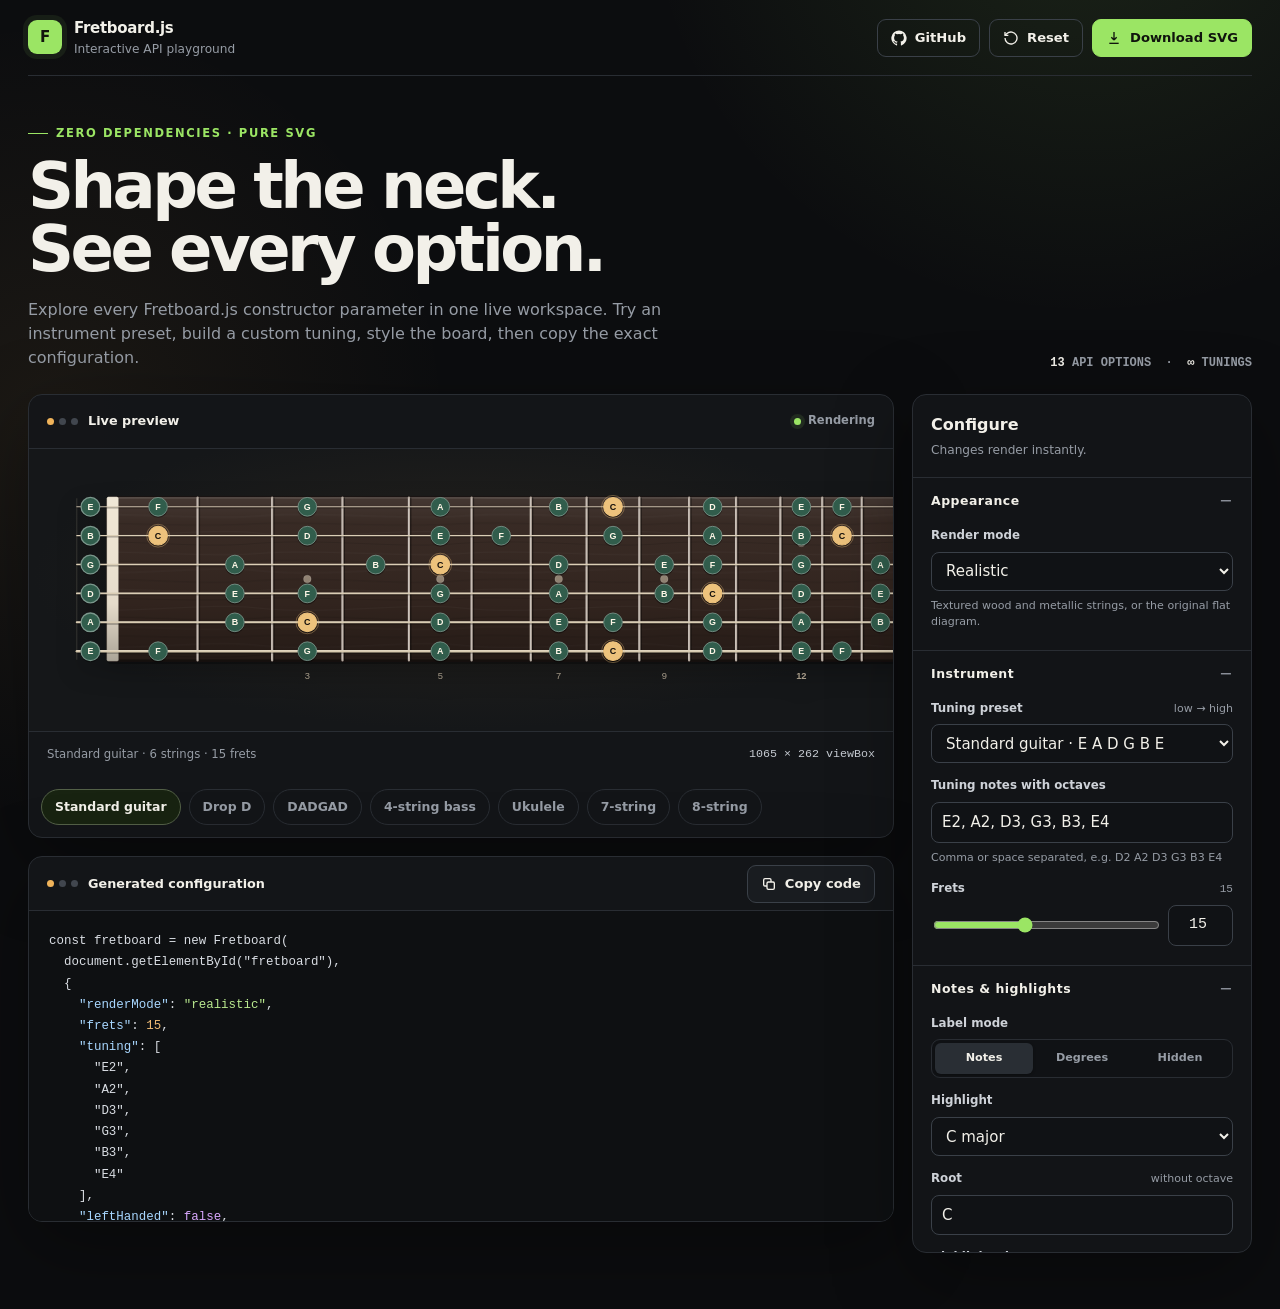
<file: index.html>
<!doctype html>
<html lang="en">
  <head>
    <meta charset="utf-8" />
    <meta name="viewport" content="width=device-width, initial-scale=1" />
    <meta
      name="description"
      content="Interactive configurator for Fretboard.js"
    />
    <title>Fretboard.js Playground</title>
    <link rel="stylesheet" href="fretboard.css" />
    <style>
      :root {
        color-scheme: dark;
        --page: #0c0d0f;
        --panel: #141619;
        --field: #101215;
        --line: #292d33;
        --line-strong: #3a4048;
        --text: #f2f0e9;
        --muted: #969ca5;
        --accent: #9be564;
        --accent-deep: #182311;
        --amber: #f0b35a;
        --danger: #ff8a8a;
        --radius: 14px;
        --shadow: 0 24px 80px rgba(0, 0, 0, 0.34);
      }
      * {
        box-sizing: border-box;
      }
      html {
        scroll-behavior: smooth;
      }
      body {
        margin: 0;
        min-width: 320px;
        min-height: 100vh;
        color: var(--text);
        background:
          radial-gradient(
            circle at 85% -10%,
            rgba(155, 229, 100, 0.11),
            transparent 28rem
          ),
          radial-gradient(
            circle at 4% 32%,
            rgba(240, 179, 90, 0.07),
            transparent 25rem
          ),
          var(--page);
        font-family:
          Inter,
          ui-sans-serif,
          system-ui,
          -apple-system,
          BlinkMacSystemFont,
          "Segoe UI",
          sans-serif;
        font-size: 15px;
        line-height: 1.5;
      }
      button,
      input,
      select {
        font: inherit;
      }
      button,
      select,
      input[type="checkbox"],
      input[type="range"],
      input[type="color"] {
        cursor: pointer;
      }
      button:focus-visible,
      input:focus-visible,
      select:focus-visible {
        outline: 2px solid var(--accent);
        outline-offset: 2px;
      }
      .shell {
        width: min(1480px, 100%);
        margin: 0 auto;
        padding: 0 28px 56px;
      }
      .topbar {
        min-height: 76px;
        display: flex;
        align-items: center;
        justify-content: space-between;
        gap: 24px;
        border-bottom: 1px solid var(--line);
      }
      .brand {
        display: flex;
        align-items: center;
        gap: 12px;
        min-width: 0;
      }
      .brand-mark {
        width: 34px;
        height: 34px;
        border-radius: 9px;
        display: grid;
        place-items: center;
        color: #11160d;
        background: var(--accent);
        font-weight: 900;
        box-shadow: 0 0 0 5px rgba(155, 229, 100, 0.08);
      }
      .brand-copy strong {
        display: block;
        letter-spacing: -0.02em;
      }
      .brand-copy span {
        display: block;
        color: var(--muted);
        font-size: 0.76rem;
      }
      .top-actions {
        display: flex;
        align-items: center;
        gap: 9px;
      }
      .button {
        min-height: 38px;
        display: inline-flex;
        align-items: center;
        justify-content: center;
        gap: 8px;
        padding: 0 13px;
        border: 1px solid var(--line-strong);
        border-radius: 9px;
        color: var(--text);
        background: #191c20;
        font-size: 0.82rem;
        font-weight: 700;
        text-decoration: none;
        transition:
          border-color 150ms ease,
          background 150ms ease,
          transform 150ms ease;
      }
      .button:hover {
        border-color: #59616b;
        background: #20242a;
      }
      .button:active {
        transform: translateY(1px);
      }
      .button.primary {
        color: #10140d;
        background: var(--accent);
        border-color: var(--accent);
      }
      .button.primary:hover {
        background: #b0f17e;
      }
      .button.ghost {
        background: transparent;
      }
      .button svg {
        width: 16px;
        height: 16px;
      }
      .hero {
        padding: 42px 0 24px;
        display: flex;
        justify-content: space-between;
        align-items: end;
        gap: 32px;
      }
      .hero-copy {
        max-width: 760px;
      }
      .kicker {
        display: inline-flex;
        align-items: center;
        gap: 8px;
        margin-bottom: 13px;
        color: var(--accent);
        font-size: 0.72rem;
        font-weight: 800;
        letter-spacing: 0.14em;
        text-transform: uppercase;
      }
      .kicker::before {
        content: "";
        width: 20px;
        height: 1px;
        background: currentColor;
      }
      h1 {
        margin: 0;
        max-width: 720px;
        font-size: clamp(2.25rem, 5vw, 4.4rem);
        line-height: 0.98;
        letter-spacing: -0.055em;
      }
      .hero p {
        margin: 17px 0 0;
        max-width: 65ch;
        color: var(--muted);
        font-size: 1rem;
      }
      .stat {
        flex: 0 0 auto;
        color: var(--muted);
        font:
          700 0.75rem ui-monospace,
          SFMono-Regular,
          Menlo,
          monospace;
      }
      .stat b {
        color: var(--text);
      }
      .workspace {
        display: grid;
        grid-template-columns: minmax(0, 1fr) 340px;
        gap: 18px;
        align-items: start;
      }
      .main-column {
        min-width: 0;
        display: grid;
        gap: 18px;
      }
      .card {
        border: 1px solid var(--line);
        border-radius: var(--radius);
        background: rgba(20, 22, 25, 0.94);
        box-shadow: var(--shadow);
      }
      .preview-card,
      .code-card {
        overflow: hidden;
      }
      .card-head {
        min-height: 54px;
        padding: 0 18px;
        display: flex;
        align-items: center;
        justify-content: space-between;
        gap: 16px;
        border-bottom: 1px solid var(--line);
      }
      .card-title {
        display: flex;
        align-items: center;
        gap: 10px;
        min-width: 0;
      }
      .traffic {
        display: flex;
        gap: 5px;
      }
      .traffic i {
        width: 7px;
        height: 7px;
        border-radius: 50%;
        background: #41464e;
      }
      .traffic i:first-child {
        background: var(--amber);
      }
      .card-title strong {
        font-size: 0.8rem;
      }
      .live {
        display: flex;
        align-items: center;
        gap: 7px;
        color: var(--muted);
        font-size: 0.72rem;
        font-weight: 700;
      }
      .live::before {
        content: "";
        width: 7px;
        height: 7px;
        border-radius: 50%;
        background: var(--accent);
        box-shadow: 0 0 0 4px rgba(155, 229, 100, 0.1);
      }
      .preview-scroll {
        overflow-x: auto;
        padding: 34px 24px 26px;
        background: radial-gradient(ellipse at 50% 45%, #25221d 0%, #151719 70%);
      }
      #fretboard-container {
        min-width: 680px;
      }
      .fretboard-svg {
        filter: drop-shadow(0 10px 12px rgba(0, 0, 0, 0.22));
      }
      .preview-foot {
        min-height: 46px;
        padding: 0 18px;
        display: flex;
        justify-content: space-between;
        align-items: center;
        gap: 14px;
        color: var(--muted);
        font-size: 0.73rem;
        border-top: 1px solid var(--line);
      }
      .preview-foot code {
        color: #c7ccd3;
        font-family: ui-monospace, SFMono-Regular, Menlo, monospace;
      }
      #status[data-kind="error"] {
        color: var(--danger);
      }
      .preset-row {
        display: flex;
        gap: 8px;
        padding: 12px;
        overflow-x: auto;
      }
      .preset {
        flex: 0 0 auto;
        min-height: 36px;
        padding: 0 13px;
        border: 1px solid var(--line);
        border-radius: 999px;
        background: transparent;
        color: var(--muted);
        font-size: 0.78rem;
        font-weight: 700;
      }
      .preset:hover,
      .preset.active {
        color: var(--text);
        border-color: #536047;
        background: var(--accent-deep);
      }
      pre {
        margin: 0;
        padding: 20px;
        overflow: auto;
        max-height: 310px;
        background: #0e1012;
        color: #d9dde3;
        font:
          0.78rem/1.7 ui-monospace,
          SFMono-Regular,
          Menlo,
          Consolas,
          monospace;
        tab-size: 2;
      }
      .code-key {
        color: #a8d7ff;
      }
      .code-string {
        color: #b9e98f;
      }
      .code-number {
        color: #f2bd75;
      }
      .code-bool {
        color: #d9a8ff;
      }
      .sidebar {
        position: sticky;
        top: 14px;
        overflow: hidden;
      }
      .sidebar-head {
        padding: 18px;
        border-bottom: 1px solid var(--line);
      }
      .sidebar-head h2 {
        margin: 0;
        font-size: 1rem;
      }
      .sidebar-head p {
        margin: 4px 0 0;
        color: var(--muted);
        font-size: 0.76rem;
      }
      .controls {
        max-height: calc(100vh - 126px);
        overflow-y: auto;
        scrollbar-color: #3b4149 transparent;
      }
      details {
        border-bottom: 1px solid var(--line);
      }
      details:last-child {
        border-bottom: 0;
      }
      summary {
        min-height: 47px;
        padding: 0 18px;
        display: flex;
        align-items: center;
        justify-content: space-between;
        list-style: none;
        cursor: pointer;
        font-size: 0.78rem;
        font-weight: 800;
        letter-spacing: 0.04em;
      }
      summary::-webkit-details-marker {
        display: none;
      }
      summary::after {
        content: "+";
        color: var(--muted);
        font-size: 1rem;
        font-weight: 500;
      }
      details[open] summary::after {
        content: "−";
      }
      .section-body {
        padding: 2px 18px 19px;
        display: grid;
        gap: 14px;
      }
      .field {
        display: grid;
        gap: 7px;
      }
      .field-top {
        display: flex;
        align-items: baseline;
        justify-content: space-between;
        gap: 10px;
      }
      label,
      .label {
        color: #ced2d8;
        font-size: 0.74rem;
        font-weight: 700;
      }
      .hint,
      output {
        color: var(--muted);
        font-size: 0.69rem;
      }
      output {
        font-family: ui-monospace, SFMono-Regular, Menlo, monospace;
      }
      select,
      input[type="text"],
      input[type="number"] {
        width: 100%;
        min-height: 39px;
        padding: 8px 10px;
        border: 1px solid var(--line-strong);
        border-radius: 8px;
        color: var(--text);
        background: var(--field);
      }
      select:hover,
      input[type="text"]:hover,
      input[type="number"]:hover {
        border-color: #555d67;
      }
      input.invalid {
        border-color: var(--danger);
      }
      .range-row {
        display: grid;
        grid-template-columns: 1fr 65px;
        gap: 10px;
        align-items: center;
      }
      input[type="range"] {
        width: 100%;
        accent-color: var(--accent);
      }
      input[type="number"] {
        text-align: right;
        font-family: ui-monospace, SFMono-Regular, Menlo, monospace;
      }
      .switch-row {
        display: flex;
        justify-content: space-between;
        align-items: center;
        gap: 16px;
      }
      .switch-copy span,
      .switch-copy small {
        display: block;
      }
      .switch-copy small {
        margin-top: 2px;
        color: var(--muted);
        font-size: 0.68rem;
      }
      .switch {
        position: relative;
        width: 38px;
        height: 22px;
        flex: 0 0 auto;
      }
      .switch input {
        position: absolute;
        opacity: 0;
        pointer-events: none;
      }
      .switch i {
        position: absolute;
        inset: 0;
        border: 1px solid #444b54;
        border-radius: 999px;
        background: #23272c;
        transition: 150ms ease;
      }
      .switch i::after {
        content: "";
        position: absolute;
        width: 14px;
        height: 14px;
        left: 3px;
        top: 3px;
        border-radius: 50%;
        background: #969ca5;
        transition: 150ms ease;
      }
      .switch input:checked + i {
        border-color: var(--accent);
        background: var(--accent-deep);
      }
      .switch input:checked + i::after {
        transform: translateX(16px);
        background: var(--accent);
      }
      .switch input:focus-visible + i {
        outline: 2px solid var(--accent);
        outline-offset: 2px;
      }
      .segmented {
        display: grid;
        grid-template-columns: repeat(3, 1fr);
        padding: 3px;
        border-radius: 9px;
        background: var(--field);
        border: 1px solid var(--line);
      }
      .segmented label {
        position: relative;
      }
      .segmented input {
        position: absolute;
        opacity: 0;
      }
      .segmented span {
        min-height: 31px;
        display: grid;
        place-items: center;
        border-radius: 6px;
        color: var(--muted);
        cursor: pointer;
        font-size: 0.7rem;
      }
      .segmented input:checked + span {
        background: #292e34;
        color: var(--text);
        box-shadow: 0 1px 3px rgba(0, 0, 0, 0.3);
      }
      .colors {
        display: grid;
        grid-template-columns: 1fr 1fr;
        gap: 12px;
      }
      .color-field {
        display: flex;
        align-items: center;
        justify-content: space-between;
        gap: 8px;
      }
      input[type="color"] {
        width: 30px;
        height: 30px;
        padding: 2px;
        border: 1px solid var(--line-strong);
        border-radius: 7px;
        background: var(--field);
      }
      .theme-presets {
        display: grid;
        grid-template-columns: repeat(3, 1fr);
        gap: 7px;
      }
      .theme-button {
        min-height: 34px;
        border: 1px solid var(--line);
        border-radius: 8px;
        color: var(--muted);
        background: transparent;
        font-size: 0.69rem;
        font-weight: 700;
      }
      .theme-button:hover {
        border-color: #565e68;
        color: var(--text);
      }
      .sr-only {
        position: absolute;
        width: 1px;
        height: 1px;
        padding: 0;
        margin: -1px;
        overflow: hidden;
        clip: rect(0, 0, 0, 0);
        white-space: nowrap;
        border: 0;
      }
      .toast {
        position: fixed;
        left: 50%;
        bottom: 22px;
        z-index: 10;
        transform: translate(-50%, 16px);
        padding: 10px 14px;
        border: 1px solid #46513f;
        border-radius: 9px;
        color: var(--text);
        background: #1a2116;
        opacity: 0;
        pointer-events: none;
        transition: 180ms ease;
        font-size: 0.78rem;
        font-weight: 700;
        box-shadow: var(--shadow);
      }
      .toast.show {
        opacity: 1;
        transform: translate(-50%, 0);
      }
      @media (max-width: 1050px) {
        .workspace {
          grid-template-columns: 1fr;
        }
        .sidebar {
          position: static;
        }
        .controls {
          max-height: none;
          display: grid;
          grid-template-columns: 1fr 1fr;
        }
        details {
          border-right: 1px solid var(--line);
        }
      }
      @media (max-width: 700px) {
        .shell {
          padding: 0 14px 34px;
        }
        .topbar {
          min-height: 66px;
        }
        .brand-copy span,
        .top-actions .button span,
        .stat {
          display: none;
        }
        .hero {
          padding: 32px 0 20px;
        }
        .hero p {
          font-size: 0.9rem;
        }
        .controls {
          display: block;
        }
        details {
          border-right: 0;
        }
        .preview-scroll {
          padding: 26px 16px 20px;
        }
        #fretboard-container {
          min-width: 610px;
        }
        .preview-foot {
          align-items: flex-start;
          flex-direction: column;
          padding-block: 10px;
        }
      }
      @media (prefers-reduced-motion: reduce) {
        *,
        *::before,
        *::after {
          scroll-behavior: auto !important;
          transition: none !important;
        }
      }
    </style>
  </head>
  <body>
    <div class="shell">
      <header class="topbar">
        <div class="brand">
          <div class="brand-mark" aria-hidden="true">F</div>
          <div class="brand-copy">
            <strong>Fretboard.js</strong><span>Interactive API playground</span>
          </div>
        </div>
        <div class="top-actions">
          <a
            class="button ghost"
            href="https://github.com/craigdanj/fretboard-js"
            target="_blank"
            rel="noopener noreferrer"
            aria-label="View Fretboard.js on GitHub"
            title="View source on GitHub"
            ><svg viewBox="0 0 24 24" fill="currentColor" aria-hidden="true">
              <path
                d="M12 .7a11.5 11.5 0 0 0-3.64 22.41c.58.11.79-.25.79-.56v-2.24c-3.22.7-3.9-1.37-3.9-1.37-.53-1.34-1.29-1.7-1.29-1.7-1.05-.72.08-.71.08-.71 1.16.08 1.78 1.2 1.78 1.2 1.04 1.77 2.72 1.26 3.38.96.1-.75.4-1.26.74-1.55-2.57-.29-5.27-1.28-5.27-5.68 0-1.26.45-2.28 1.19-3.08-.12-.29-.52-1.46.11-3.04 0 0 .97-.31 3.16 1.18a10.92 10.92 0 0 1 5.75 0c2.19-1.49 3.16-1.18 3.16-1.18.63 1.58.23 2.75.11 3.04.74.8 1.19 1.82 1.19 3.08 0 4.41-2.71 5.38-5.29 5.67.42.36.78 1.07.78 2.16v3.24c0 .31.21.68.8.56A11.5 11.5 0 0 0 12 .7Z"
              /></svg
            ><span>GitHub</span></a
          >
          <button
            class="button ghost"
            id="reset-button"
            type="button"
            title="Reset every option"
          >
            <svg
              viewBox="0 0 24 24"
              fill="none"
              stroke="currentColor"
              stroke-width="2"
              aria-hidden="true"
            >
              <path d="M3 12a9 9 0 1 0 3-6.7L3 8" />
              <path d="M3 3v5h5" /></svg
            ><span>Reset</span>
          </button>
          <button class="button primary" id="download-button" type="button">
            <svg
              viewBox="0 0 24 24"
              fill="none"
              stroke="currentColor"
              stroke-width="2"
              aria-hidden="true"
            >
              <path d="M12 3v12m0 0 4-4m-4 4-4-4" />
              <path d="M5 20h14" /></svg
            ><span>Download SVG</span>
          </button>
        </div>
      </header>
      <section class="hero">
        <div class="hero-copy">
          <div class="kicker">Zero dependencies · pure SVG</div>
          <h1>Shape the neck.<br />See every option.</h1>
          <p>
            Explore every Fretboard.js constructor parameter in one live
            workspace. Try an instrument preset, build a custom tuning, style
            the board, then copy the exact configuration.
          </p>
        </div>
        <div class="stat">
          <b>13</b> API OPTIONS&nbsp;&nbsp;·&nbsp;&nbsp;<b>∞</b> TUNINGS
        </div>
      </section>
      <main class="workspace">
        <div class="main-column">
          <section class="card preview-card" aria-label="Fretboard preview">
            <div class="card-head">
              <div class="card-title">
                <span class="traffic" aria-hidden="true"
                  ><i></i><i></i><i></i></span
                ><strong>Live preview</strong>
              </div>
              <div class="live">Rendering</div>
            </div>
            <div class="preview-scroll">
              <div id="fretboard-container"></div>
            </div>
            <div class="preview-foot">
              <span id="status" role="status" aria-live="polite"
                >Standard guitar · 6 strings · 15 frets</span
              ><code id="dimensions">—</code>
            </div>
            <div class="preset-row" aria-label="Instrument presets">
              <button
                class="preset active"
                type="button"
                data-preset="standard"
              >
                Standard guitar</button
              ><button class="preset" type="button" data-preset="dropD">
                Drop D</button
              ><button class="preset" type="button" data-preset="dadgad">
                DADGAD</button
              ><button class="preset" type="button" data-preset="bass">
                4-string bass</button
              ><button class="preset" type="button" data-preset="ukulele">
                Ukulele</button
              ><button class="preset" type="button" data-preset="seven">
                7-string</button
              ><button class="preset" type="button" data-preset="eight">
                8-string
              </button>
            </div>
          </section>
          <section class="card code-card" aria-label="Generated configuration">
            <div class="card-head">
              <div class="card-title">
                <span class="traffic" aria-hidden="true"
                  ><i></i><i></i><i></i></span
                ><strong>Generated configuration</strong>
              </div>
              <button class="button" id="copy-button" type="button">
                <svg
                  viewBox="0 0 24 24"
                  fill="none"
                  stroke="currentColor"
                  stroke-width="2"
                  aria-hidden="true"
                >
                  <rect x="9" y="9" width="11" height="11" rx="2" />
                  <path
                    d="M15 9V6a2 2 0 0 0-2-2H6a2 2 0 0 0-2 2v7a2 2 0 0 0 2 2h3"
                  /></svg
                >Copy code
              </button>
            </div>
            <pre><code id="code-output"></code></pre>
          </section>
        </div>
        <aside class="card sidebar" aria-label="Fretboard controls">
          <div class="sidebar-head">
            <h2>Configure</h2>
            <p>Changes render instantly.</p>
          </div>
          <div class="controls">
            <details open>
              <summary>Appearance</summary>
              <div class="section-body">
                <div class="field">
                  <label for="render-mode">Render mode</label>
                  <select id="render-mode" aria-describedby="render-mode-hint">
                    <option value="realistic" selected>Realistic</option>
                    <option value="diagram">Diagram</option>
                  </select>
                  <span class="hint" id="render-mode-hint">Textured wood and metallic strings, or the original flat diagram.</span>
                </div>
              </div>
            </details>
            <details open>
              <summary>Instrument</summary>
              <div class="section-body">
                <div class="field">
                  <div class="field-top">
                    <label for="tuning-preset">Tuning preset</label
                    ><span class="hint">low → high</span>
                  </div>
                  <select id="tuning-preset">
                    <option value="standard">
                      Standard guitar · E A D G B E
                    </option>
                    <option value="dropD">Drop D · D A D G B E</option>
                    <option value="dadgad">DADGAD · D A D G A D</option>
                    <option value="openG">Open G · D G D G B D</option>
                    <option value="halfDown">Half-step down</option>
                    <option value="bass">4-string bass · E A D G</option>
                    <option value="ukulele">Ukulele · C E G A</option>
                    <option value="seven">
                      7-string guitar · B E A D G B E
                    </option>
                    <option value="eight">
                      8-string guitar · F# B E A D G B E
                    </option>
                    <option value="custom">Custom tuning</option>
                  </select>
                </div>
                <div class="field">
                  <label for="custom-tuning">Tuning notes with octaves</label
                  ><input
                    id="custom-tuning"
                    type="text"
                    value="E2, A2, D3, G3, B3, E4"
                    spellcheck="false"
                  /><span class="hint"
                    >Comma or space separated, e.g. D2 A2 D3 G3 B3 E4</span
                  >
                </div>
                <div class="field">
                  <div class="field-top">
                    <label for="frets-range">Frets</label
                    ><output id="frets-output" for="frets-range">15</output>
                  </div>
                  <div class="range-row">
                    <input
                      id="frets-range"
                      type="range"
                      min="1"
                      max="36"
                      value="15"
                    /><input
                      id="frets-number"
                      type="number"
                      min="1"
                      max="36"
                      value="15"
                      aria-label="Number of frets"
                    />
                  </div>
                </div>
              </div>
            </details>
            <details open>
              <summary>Notes &amp; highlights</summary>
              <div class="section-body">
                <div class="field">
                  <span class="label">Label mode</span>
                  <div
                    class="segmented"
                    role="radiogroup"
                    aria-label="Label mode"
                  >
                    <label
                      ><input
                        type="radio"
                        name="labelMode"
                        value="note"
                        checked
                      /><span>Notes</span></label
                    ><label
                      ><input
                        type="radio"
                        name="labelMode"
                        value="degree"
                      /><span>Degrees</span></label
                    ><label
                      ><input type="radio" name="labelMode" value="none" /><span
                        >Hidden</span
                      ></label
                    >
                  </div>
                </div>
                <div class="field">
                  <label for="highlight-preset">Highlight</label
                  ><select id="highlight-preset">
                    <option value="none">None · show every note</option>
                    <option value="cMajor" selected>C major</option>
                    <option value="aMinorPent">A minor pentatonic</option>
                    <option value="eBlues">E blues</option>
                    <option value="gMajor">G major</option>
                    <option value="custom">Custom notes</option>
                  </select>
                </div>
                <div class="field">
                  <div class="field-top">
                    <label for="highlight-root">Root</label
                    ><span class="hint">without octave</span>
                  </div>
                  <input
                    id="highlight-root"
                    type="text"
                    value="C"
                    maxlength="2"
                    spellcheck="false"
                  />
                </div>
                <div class="field">
                  <label for="highlight-notes">Highlighted notes</label
                  ><input
                    id="highlight-notes"
                    type="text"
                    value="C, D, E, F, G, A, B"
                    spellcheck="false"
                  />
                </div>
                <div class="switch-row">
                  <div class="switch-copy">
                    <span class="label">Prefer flats</span
                    ><small>Bb instead of A#</small>
                  </div>
                  <label class="switch"
                    ><span class="sr-only">Prefer flat note names</span
                    ><input id="prefer-flats" type="checkbox" /><i></i
                  ></label>
                </div>
              </div>
            </details>
            <details open>
              <summary>Layout</summary>
              <div class="section-body">
                <div class="switch-row">
                  <div class="switch-copy">
                    <span class="label">Open strings</span
                    ><small>Show notes before the nut</small>
                  </div>
                  <label class="switch"
                    ><span class="sr-only">Show open strings</span
                    ><input id="show-open" type="checkbox" checked /><i></i
                  ></label>
                </div>
                <div class="switch-row">
                  <div class="switch-copy">
                    <span class="label">Left-handed</span
                    ><small>Mirror the neck horizontally</small>
                  </div>
                  <label class="switch"
                    ><span class="sr-only">Left-handed orientation</span
                    ><input id="left-handed" type="checkbox" /><i></i
                  ></label>
                </div>
                <div class="field">
                  <div class="field-top">
                    <label for="taper-range">Fret taper</label
                    ><output id="taper-output">1</output>
                  </div>
                  <div class="range-row">
                    <input
                      id="taper-range"
                      type="range"
                      min="0"
                      max="3"
                      step="0.1"
                      value="1"
                    /><input
                      id="taper-number"
                      type="number"
                      min="0"
                      max="10"
                      step="0.1"
                      value="1"
                      aria-label="Fret taper"
                    />
                  </div>
                  <span class="hint">0 = even · 1 = true guitar spacing</span>
                </div>
              </div>
            </details>
            <details>
              <summary>Geometry</summary>
              <div class="section-body">
                <div class="field">
                  <div class="field-top">
                    <label for="fret-width">Fret width</label
                    ><output id="fret-width-output">64px</output>
                  </div>
                  <input
                    id="fret-width"
                    type="range"
                    min="36"
                    max="100"
                    value="64"
                  />
                </div>
                <div class="field">
                  <div class="field-top">
                    <label for="string-spacing">String spacing</label
                    ><output id="string-spacing-output">34px</output>
                  </div>
                  <input
                    id="string-spacing"
                    type="range"
                    min="22"
                    max="56"
                    value="34"
                  />
                </div>
                <div class="field">
                  <div class="field-top">
                    <label for="nut-width">Nut width</label
                    ><output id="nut-width-output">14px</output>
                  </div>
                  <input
                    id="nut-width"
                    type="range"
                    min="6"
                    max="30"
                    value="14"
                  />
                </div>
                <div class="field">
                  <div class="field-top">
                    <label for="padding">SVG padding</label
                    ><output id="padding-output">28px</output>
                  </div>
                  <input
                    id="padding"
                    type="range"
                    min="8"
                    max="64"
                    value="28"
                  />
                </div>
              </div>
            </details>
            <details>
              <summary>Theme</summary>
              <div class="section-body">
                <div class="theme-presets">
                  <button
                    class="theme-button"
                    type="button"
                    data-theme="rosewood"
                  >
                    Rosewood</button
                  ><button
                    class="theme-button"
                    type="button"
                    data-theme="midnight"
                  >
                    Midnight</button
                  ><button
                    class="theme-button"
                    type="button"
                    data-theme="maple"
                  >
                    Maple
                  </button>
                </div>
                <div class="colors">
                  <label class="color-field" for="color-wood"
                    >Wood
                    <input
                      id="color-wood"
                      type="color"
                      value="#33251f" /></label
                  ><label class="color-field" for="color-wire"
                    >Frets
                    <input
                      id="color-wire"
                      type="color"
                      value="#b6aaa0" /></label
                  ><label class="color-field" for="color-note"
                    >Notes
                    <input
                      id="color-note"
                      type="color"
                      value="#40332c" /></label
                  ><label class="color-field" for="color-highlight"
                    >Scale
                    <input
                      id="color-highlight"
                      type="color"
                      value="#315d4c" /></label
                  ><label class="color-field" for="color-root"
                    >Root
                    <input
                      id="color-root"
                      type="color"
                      value="#edc27c" /></label
                  ><label class="color-field" for="color-text"
                    >Text <input id="color-text" type="color" value="#fff7e8"
                  /></label>
                </div>
              </div>
            </details>
          </div>
        </aside>
      </main>
    </div>
    <div class="toast" id="toast" role="status" aria-live="polite"></div>
    <script src="fretboard.js"></script>
    <script>
      (function () {
        "use strict";
        var TUNINGS = {
          standard: {
            label: "Standard guitar",
            notes: ["E2", "A2", "D3", "G3", "B3", "E4"],
          },
          dropD: {
            label: "Drop D",
            notes: ["D2", "A2", "D3", "G3", "B3", "E4"],
          },
          dadgad: {
            label: "DADGAD",
            notes: ["D2", "A2", "D3", "G3", "A3", "D4"],
          },
          openG: {
            label: "Open G",
            notes: ["D2", "G2", "D3", "G3", "B3", "D4"],
          },
          halfDown: {
            label: "Half-step down",
            notes: ["Eb2", "Ab2", "Db3", "Gb3", "Bb3", "Eb4"],
          },
          bass: { label: "4-string bass", notes: ["E1", "A1", "D2", "G2"] },
          ukulele: { label: "Ukulele", notes: ["C4", "E4", "G4", "A4"] },
          seven: {
            label: "7-string guitar",
            notes: ["B1", "E2", "A2", "D3", "G3", "B3", "E4"],
          },
          eight: {
            label: "8-string guitar",
            notes: ["F#1", "B1", "E2", "A2", "D3", "G3", "B3", "E4"],
          },
        };
        var HIGHLIGHTS = {
          none: null,
          cMajor: { root: "C", notes: ["C", "D", "E", "F", "G", "A", "B"] },
          aMinorPent: { root: "A", notes: ["A", "C", "D", "E", "G"] },
          eBlues: { root: "E", notes: ["E", "G", "A", "Bb", "B", "D"] },
          gMajor: { root: "G", notes: ["G", "A", "B", "C", "D", "E", "F#"] },
        };
        var THEMES = {
          rosewood: {
            wood: "#33251f",
            wire: "#b6aaa0",
            note: "#40332c",
            highlight: "#315d4c",
            root: "#edc27c",
            text: "#fff7e8",
          },
          midnight: {
            wood: "#151b27",
            wire: "#8291a8",
            note: "#263248",
            highlight: "#334f7d",
            root: "#9ad5d5",
            text: "#f3f6fb",
          },
          maple: {
            wood: "#b88952",
            wire: "#d6d2c9",
            note: "#3a2517",
            highlight: "#355e69",
            root: "#ffe0a1",
            text: "#fff8ec",
          },
        };
        var DIAGRAM_THEMES = {
          rosewood: { wood: "#2b1b12", wire: "#c9a66b", note: "#4a2f1e", highlight: "#6947c0", root: "#6bc99e", text: "#f5e6c8" },
          midnight: { wood: "#151b27", wire: "#8291a8", note: "#263248", highlight: "#3f74c7", root: "#ffbd59", text: "#f3f6fb" },
          maple: { wood: "#b78246", wire: "#e9dcc0", note: "#3a2517", highlight: "#2d6a8b", root: "#f5d76e", text: "#fff8ec" }
        };
        var defaults = {
          renderMode: "realistic",
          themeKey: "rosewood",
          frets: 15,
          tuningKey: "standard",
          tuning: TUNINGS.standard.notes.slice(),
          leftHanded: false,
          showOpenStrings: true,
          labelMode: "note",
          preferFlats: false,
          highlightKey: "cMajor",
          highlight: { root: "C", notes: ["C", "D", "E", "F", "G", "A", "B"] },
          fretTaper: 1,
          fretWidth: 64,
          stringSpacing: 34,
          nutWidth: 14,
          padding: 28,
        };
        var state = clone(defaults),
          fb,
          toastTimer;
        function $(id) {
          return document.getElementById(id);
        }
        function clone(v) {
          return JSON.parse(JSON.stringify(v));
        }
        function splitValues(v) {
          return v
            .split(/[\s,]+/)
            .map(function (p) {
              return p.trim();
            })
            .filter(Boolean);
        }
        function escapeHTML(v) {
          return String(v).replace(/[&<>"']/g, function (c) {
            return {
              "&": "&amp;",
              "<": "&lt;",
              ">": "&gt;",
              '"': "&quot;",
              "'": "&#39;",
            }[c];
          });
        }
        function clamp(v, min, max, fallback) {
          var n = Number(v);
          return isFinite(n) ? Math.min(max, Math.max(min, n)) : fallback;
        }
        function optionObject() {
          return {
            renderMode: state.renderMode,
            frets: state.frets,
            tuning: state.tuning.slice(),
            leftHanded: state.leftHanded,
            showOpenStrings: state.showOpenStrings,
            labelMode: state.labelMode,
            preferFlats: state.preferFlats,
            highlight: state.highlight ? clone(state.highlight) : null,
            fretTaper: state.fretTaper,
            fretWidth: state.fretWidth,
            stringSpacing: state.stringSpacing,
            nutWidth: state.nutWidth,
            padding: state.padding,
          };
        }
        function validTuning(notes) {
          if (!notes.length) return false;
          try {
            notes.forEach(function (n) {
              Fretboard.noteNameToMidi(n);
            });
            return true;
          } catch (e) {
            return false;
          }
        }
        function validPitchClass(n) {
          return /^[A-Ga-g](?:#|b)?$/.test(n);
        }
        function render() {
          try {
            if (!fb)
              fb = new Fretboard($("fretboard-container"), optionObject());
            else fb.setOptions(optionObject());
            applyThemeFromInputs();
            updateMeta();
            updateCode();
            $("status").dataset.kind = "ok";
          } catch (e) {
            $("status").textContent = e.message;
            $("status").dataset.kind = "error";
          }
        }
        function updateMeta() {
          var svg = fb.getSVG(),
            box = svg.getAttribute("viewBox").split(/\s+/),
            label =
              state.tuningKey === "custom"
                ? "Custom tuning"
                : TUNINGS[state.tuningKey].label;
          $("status").textContent =
            label +
            " · " +
            state.tuning.length +
            " strings · " +
            state.frets +
            " frets";
          // Preserve readable note sizes; narrower screens can scroll the board.
          $("fretboard-container").style.minWidth = Math.max(680, Math.round(Number(box[2]) * 0.85)) + "px";
          $("dimensions").textContent =
            Math.round(Number(box[2])) +
            " × " +
            Math.round(Number(box[3])) +
            " viewBox";
          document.querySelectorAll(".preset").forEach(function (b) {
            b.classList.toggle("active", b.dataset.preset === state.tuningKey);
          });
        }
        function codeText() {
          return (
            'const fretboard = new Fretboard(\n  document.getElementById("fretboard"),\n  ' +
            JSON.stringify(optionObject(), null, 2)
              .replace(/^/gm, "  ")
              .trimStart() +
            "\n);"
          );
        }
        function updateCode() {
          var h = escapeHTML(codeText())
            .replace(
              /(&quot;[A-Za-z]+&quot;)(?=:)/g,
              '<span class="code-key">$1</span>',
            )
            .replace(
              /(:\s*)(&quot;.*?&quot;)/g,
              '$1<span class="code-string">$2</span>',
            )
            .replace(
              /\b(true|false|null)\b/g,
              '<span class="code-bool">$1</span>',
            )
            .replace(
              /\b(\d+(?:\.\d+)?)\b/g,
              '<span class="code-number">$1</span>',
            );
          $("code-output").innerHTML = h;
        }
        function setPaired(r, n, o, v, s) {
          $(r).value = v;
          $(n).value = v;
          $(o).textContent = v + (s || "");
        }
        function syncControls() {
          $("render-mode").value = state.renderMode;
          $("tuning-preset").value = state.tuningKey;
          $("custom-tuning").value = state.tuning.join(", ");
          setPaired(
            "frets-range",
            "frets-number",
            "frets-output",
            state.frets,
            "",
          );
          document.querySelector(
            'input[name="labelMode"][value="' + state.labelMode + '"]',
          ).checked = true;
          $("highlight-preset").value = state.highlightKey;
          $("highlight-root").value = state.highlight
            ? state.highlight.root
            : "";
          $("highlight-notes").value = state.highlight
            ? state.highlight.notes.join(", ")
            : "";
          $("prefer-flats").checked = state.preferFlats;
          $("show-open").checked = state.showOpenStrings;
          $("left-handed").checked = state.leftHanded;
          setPaired(
            "taper-range",
            "taper-number",
            "taper-output",
            state.fretTaper,
            "",
          );
          [
            ["fret-width", "fret-width-output", state.fretWidth],
            ["string-spacing", "string-spacing-output", state.stringSpacing],
            ["nut-width", "nut-width-output", state.nutWidth],
            ["padding", "padding-output", state.padding],
          ].forEach(function (i) {
            $(i[0]).value = i[2];
            $(i[1]).textContent = i[2] + "px";
          });
        }
        function setTuning(k) {
          if (!TUNINGS[k]) return;
          state.tuningKey = k;
          state.tuning = TUNINGS[k].notes.slice();
          $("tuning-preset").value = k;
          $("custom-tuning").value = state.tuning.join(", ");
          $("custom-tuning").classList.remove("invalid");
          render();
        }
        function setHighlight(k) {
          state.highlightKey = k;
          state.highlight = HIGHLIGHTS[k] ? clone(HIGHLIGHTS[k]) : null;
          $("highlight-root").value = state.highlight
            ? state.highlight.root
            : "";
          $("highlight-notes").value = state.highlight
            ? state.highlight.notes.join(", ")
            : "";
          render();
        }
        function bindRange(r, n, o, key, min, max, step) {
          function update(raw) {
            var v = clamp(raw, min, max, state[key]);
            v = step === 1 ? Math.round(v) : Math.round(v / step) * step;
            state[key] = v;
            setPaired(r, n, o, v, "");
            render();
          }
          $(r).addEventListener("input", function () {
            update(this.value);
          });
          $(n).addEventListener("change", function () {
            update(this.value);
          });
        }
        function updateCustomHighlight() {
          var root = $("highlight-root").value.trim(),
            notes = splitValues($("highlight-notes").value),
            ok =
              validPitchClass(root) &&
              notes.length &&
              notes.every(validPitchClass);
          $("highlight-root").classList.toggle(
            "invalid",
            !validPitchClass(root),
          );
          $("highlight-notes").classList.toggle(
            "invalid",
            !(notes.length && notes.every(validPitchClass)),
          );
          if (!ok) {
            $("status").textContent =
              "Highlights use note names without octaves, such as C, F# or Bb.";
            $("status").dataset.kind = "error";
            return;
          }
          state.highlightKey = "custom";
          state.highlight = { root: root, notes: notes };
          $("highlight-preset").value = "custom";
          render();
        }
        function bindEvents() {
          $("render-mode").addEventListener("change", function () {
            state.renderMode = this.value;
            if (state.themeKey !== "custom") setTheme(state.themeKey);
            render();
          });
          document.querySelectorAll(".preset").forEach(function (b) {
            b.addEventListener("click", function () {
              setTuning(b.dataset.preset);
            });
          });
          $("tuning-preset").addEventListener("change", function () {
            if (this.value === "custom") {
              state.tuningKey = "custom";
              render();
            } else setTuning(this.value);
          });
          $("custom-tuning").addEventListener("change", function () {
            var notes = splitValues(this.value);
            if (!validTuning(notes)) {
              this.classList.add("invalid");
              $("status").textContent =
                "Use valid notes with octaves, such as E2, F#2 or Bb3.";
              $("status").dataset.kind = "error";
              return;
            }
            this.classList.remove("invalid");
            state.tuningKey = "custom";
            state.tuning = notes;
            $("tuning-preset").value = "custom";
            render();
          });
          bindRange(
            "frets-range",
            "frets-number",
            "frets-output",
            "frets",
            1,
            36,
            1,
          );
          bindRange(
            "taper-range",
            "taper-number",
            "taper-output",
            "fretTaper",
            0,
            10,
            0.1,
          );
          document
            .querySelectorAll('input[name="labelMode"]')
            .forEach(function (i) {
              i.addEventListener("change", function () {
                state.labelMode = this.value;
                render();
              });
            });
          $("highlight-preset").addEventListener("change", function () {
            if (this.value === "custom") {
              state.highlightKey = "custom";
              updateCustomHighlight();
            } else setHighlight(this.value);
          });
          $("highlight-root").addEventListener("change", updateCustomHighlight);
          $("highlight-notes").addEventListener(
            "change",
            updateCustomHighlight,
          );
          [
            ["prefer-flats", "preferFlats"],
            ["show-open", "showOpenStrings"],
            ["left-handed", "leftHanded"],
          ].forEach(function (i) {
            $(i[0]).addEventListener("change", function () {
              state[i[1]] = this.checked;
              render();
            });
          });
          [
            ["fret-width", "fretWidth", "fret-width-output"],
            ["string-spacing", "stringSpacing", "string-spacing-output"],
            ["nut-width", "nutWidth", "nut-width-output"],
            ["padding", "padding", "padding-output"],
          ].forEach(function (i) {
            $(i[0]).addEventListener("input", function () {
              state[i[1]] = Number(this.value);
              $(i[2]).textContent = this.value + "px";
              render();
            });
          });
          document.querySelectorAll(".theme-button").forEach(function (b) {
            b.addEventListener("click", function () {
              setTheme(b.dataset.theme);
            });
          });
          ["wood", "wire", "note", "highlight", "root", "text"].forEach(
            function (k) {
              $("color-" + k).addEventListener("input", function () {
                state.themeKey = "custom";
                applyThemeFromInputs();
              });
            },
          );
          $("reset-button").addEventListener("click", reset);
          $("copy-button").addEventListener("click", copyCode);
          $("download-button").addEventListener("click", downloadSVG);
        }
        function setTheme(key) {
          state.themeKey = key;
          var t = (state.renderMode === "diagram" ? DIAGRAM_THEMES : THEMES)[key];
          Object.keys(t).forEach(function (k) {
            $("color-" + k).value = t[k];
          });
          applyThemeFromInputs();
        }
        function applyThemeFromInputs() {
          var svg = fb && fb.getSVG();
          if (!svg) return;
          var map = {
            wood: "--fb-wood",
            wire: "--fb-fretwire",
            note: "--fb-note-bg",
            highlight: "--fb-highlight-bg",
            root: "--fb-root-bg",
            text: "--fb-note-text",
          };
          Object.keys(map).forEach(function (k) {
            svg.style.setProperty(map[k], $("color-" + k).value);
          });
          svg.style.setProperty(
            "--fb-highlight-border",
            state.renderMode === "diagram" ? $("color-highlight").value : mixHex($("color-highlight").value, "#ffffff", 0.36),
          );
          svg.style.setProperty(
            "--fb-root-text",
            readableText($("color-root").value),
          );
        }
        function mixHex(a, b, amount) {
          return "#" + [1, 3, 5].map(function (i) {
            var v = Math.round(parseInt(a.slice(i, i + 2), 16) * (1 - amount) + parseInt(b.slice(i, i + 2), 16) * amount);
            return ("0" + v.toString(16)).slice(-2);
          }).join("");
        }
        function readableText(hex) {
          var v = hex.slice(1),
            r = parseInt(v.slice(0, 2), 16),
            g = parseInt(v.slice(2, 4), 16),
            b = parseInt(v.slice(4, 6), 16);
          return (r * 299 + g * 587 + b * 114) / 1000 > 150
            ? "#15110d"
            : "#ffffff";
        }
        function reset() {
          state = clone(defaults);
          syncControls();
          setTheme("rosewood");
          render();
          showToast("Options reset");
        }
        function showToast(m) {
          clearTimeout(toastTimer);
          $("toast").textContent = m;
          $("toast").classList.add("show");
          toastTimer = setTimeout(function () {
            $("toast").classList.remove("show");
          }, 1800);
        }
        function copyCode() {
          var text = codeText();
          if (navigator.clipboard && window.isSecureContext)
            navigator.clipboard.writeText(text).then(function () {
              showToast("Configuration copied");
            });
          else {
            var a = document.createElement("textarea");
            a.value = text;
            a.style.position = "fixed";
            a.style.opacity = "0";
            document.body.appendChild(a);
            a.select();
            document.execCommand("copy");
            a.remove();
            showToast("Configuration copied");
          }
        }
        function downloadSVG() {
          var source = fb.getSVG(),
            copy = source.cloneNode(true);
          copy.setAttribute("xmlns", "http://www.w3.org/2000/svg");
          var properties = [
            "fill", "fill-opacity", "stroke", "stroke-width", "stroke-opacity",
            "stroke-linecap", "stroke-linejoin", "stroke-dasharray", "opacity",
            "font-family", "font-size", "font-weight", "font-variant-numeric",
            "text-anchor", "dominant-baseline", "stop-color", "stop-opacity"
          ];
          var originalNodes = [source].concat(Array.from(source.querySelectorAll("*")));
          var copiedNodes = [copy].concat(Array.from(copy.querySelectorAll("*")));
          originalNodes.forEach(function (node, index) {
            var computed = getComputedStyle(node);
            properties.forEach(function (property) {
              var value = computed.getPropertyValue(property);
              // Keep internal paint references portable outside this page.
              if (value.indexOf("url(") !== -1 && node.hasAttribute(property)) {
                value = node.getAttribute(property);
              }
              if (value) copiedNodes[index].style.setProperty(property, value);
            });
          });
          var viewBox = source.viewBox.baseVal;
          copy.setAttribute("width", viewBox.width);
          copy.setAttribute("height", viewBox.height);
          copy.style.removeProperty("filter");
          var blob = new Blob([new XMLSerializer().serializeToString(copy)], {
              type: "image/svg+xml;charset=utf-8",
            }),
            url = URL.createObjectURL(blob),
            link = document.createElement("a");
          link.href = url;
          link.download = "fretboard.svg";
          document.body.appendChild(link);
          link.click();
          link.remove();
          setTimeout(function () {
            URL.revokeObjectURL(url);
          }, 1000);
          showToast("SVG downloaded");
        }
        syncControls();
        bindEvents();
        render();
      })();
    </script>
  </body>
</html>
</file>
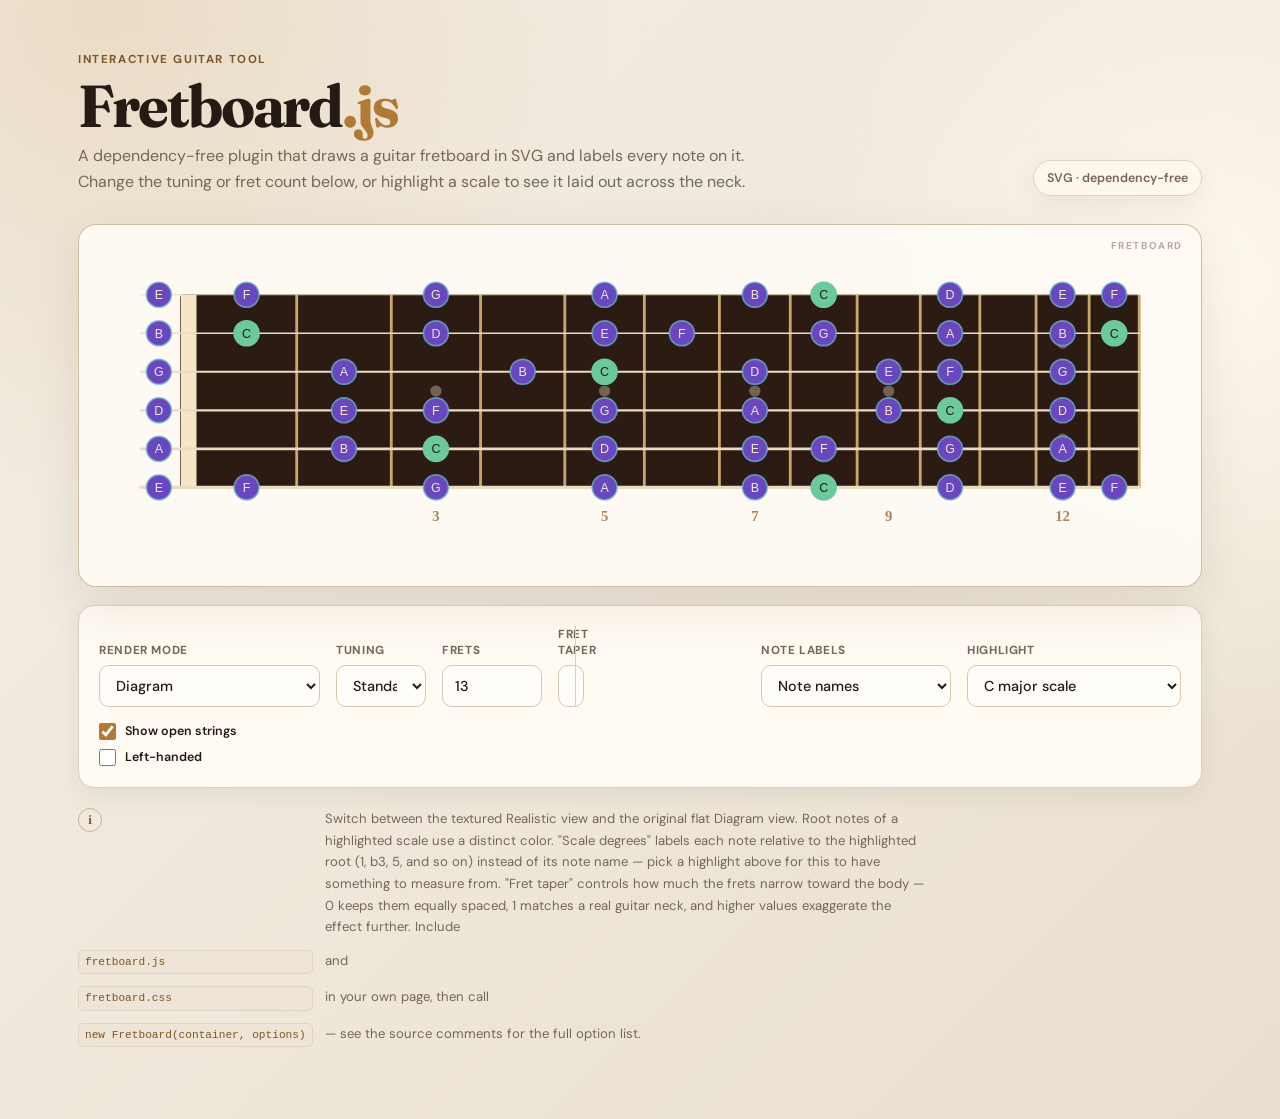
<file: index_old.html>
<!doctype html>
<html lang="en">
  <head>
    <meta charset="utf-8" />
    <meta name="viewport" content="width=device-width, initial-scale=1" />
    <title>Fretboard.js — guitar fretboard visualizer</title>
    <link rel="stylesheet" href="fretboard.css" />
    <style>
      @import url("https://fonts.googleapis.com/css2?family=DM+Sans:wght@400;500;600;700&family=Fraunces:opsz,wght@9..144,600;9..144,700&display=swap");

      :root {
        --bg: #f4efe6;
        --bg-deep: #e9dfcf;
        --surface: rgba(255, 252, 246, 0.9);
        --surface-solid: #fffaf2;
        --ink: #241b15;
        --muted: #766657;
        --line: #ddd0bc;
        --accent: #b07a35;
        --accent-dark: #805523;
        --shadow: 0 18px 50px rgba(67, 45, 24, 0.1);
        --shadow-soft: 0 8px 24px rgba(67, 45, 24, 0.07);
      }

      * {
        box-sizing: border-box;
      }
      html {
        scroll-behavior: smooth;
      }

      body {
        margin: 0;
        min-height: 100vh;
        color: var(--ink);
        font-family:
          "DM Sans",
          system-ui,
          -apple-system,
          BlinkMacSystemFont,
          "Segoe UI",
          sans-serif;
        background:
          radial-gradient(
            circle at 8% 0%,
            rgba(221, 194, 153, 0.42),
            transparent 32rem
          ),
          radial-gradient(
            circle at 95% 25%,
            rgba(255, 250, 239, 0.9),
            transparent 28rem
          ),
          linear-gradient(135deg, var(--bg), var(--bg-deep));
      }

      body::before {
        content: "";
        position: fixed;
        inset: 0;
        pointer-events: none;
        opacity: 0.28;
        background-image: radial-gradient(
          rgba(72, 47, 26, 0.09) 0.7px,
          transparent 0.7px
        );
        background-size: 7px 7px;
        mask-image: linear-gradient(to bottom, black, transparent 75%);
      }

      .wrap {
        position: relative;
        max-width: 1180px;
        margin: 0 auto;
        padding: 52px 28px 72px;
      }

      header.masthead {
        display: flex;
        align-items: flex-end;
        justify-content: space-between;
        gap: 32px;
        margin-bottom: 28px;
      }

      .brand {
        max-width: 720px;
      }

      .eyebrow {
        margin: 0 0 10px;
        font-size: 0.72rem;
        font-weight: 700;
        letter-spacing: 0.14em;
        text-transform: uppercase;
        color: var(--accent-dark);
      }

      header.masthead h1 {
        margin: 0 0 8px;
        font-family: "Fraunces", Georgia, serif;
        font-size: clamp(2.2rem, 5vw, 3.7rem);
        line-height: 0.98;
        letter-spacing: -0.035em;
        font-weight: 700;
      }

      header.masthead h1 span {
        color: var(--accent);
      }

      header.masthead p {
        margin: 0;
        max-width: 64ch;
        color: var(--muted);
        font-size: 1rem;
        line-height: 1.65;
      }

      .badge {
        flex: 0 0 auto;
        padding: 9px 13px;
        border: 1px solid var(--line);
        border-radius: 999px;
        background: rgba(255, 250, 242, 0.65);
        box-shadow: var(--shadow-soft);
        font-size: 0.78rem;
        font-weight: 600;
        color: var(--muted);
      }

      .stage {
        position: relative;
        padding: 30px 30px 24px;
        border: 1px solid rgba(191, 169, 137, 0.75);
        border-radius: 18px;
        background: var(--surface);
        box-shadow: var(--shadow);
        backdrop-filter: blur(10px);
        overflow-x: auto;
      }

      .stage::before {
        content: "FRETBOARD";
        position: absolute;
        top: 14px;
        right: 18px;
        font-size: 0.62rem;
        font-weight: 700;
        letter-spacing: 0.16em;
        color: rgba(118, 102, 87, 0.55);
      }

      #fretboard-container {
        min-width: 640px;
        padding-top: 8px;
      }

      .control-strip {
        display: grid;
        grid-template-columns:
          minmax(220px, 1.5fr) minmax(90px, 0.55fr) minmax(100px, 0.6fr)
          1px minmax(170px, 1fr) minmax(190px, 1.2fr) auto;
        gap: 16px;
        align-items: end;
        margin-top: 18px;
        padding: 20px;
        border: 1px solid var(--line);
        border-radius: 16px;
        background: var(--surface-solid);
        box-shadow: var(--shadow-soft);
      }

      .control {
        display: flex;
        min-width: 0;
        flex-direction: column;
        gap: 7px;
      }

      .control label,
      .checkbox-row label {
        font-size: 0.73rem;
        font-weight: 700;
        letter-spacing: 0.055em;
        text-transform: uppercase;
        color: var(--muted);
      }

      .control select,
      .control input[type="number"] {
        width: 100%;
        min-height: 42px;
        padding: 9px 12px;
        border: 1px solid #d6c7b1;
        border-radius: 10px;
        outline: none;
        background: #fffdf9;
        color: var(--ink);
        font:
          500 0.9rem "DM Sans",
          sans-serif;
        box-shadow: inset 0 1px 0 rgba(255, 255, 255, 0.9);
        transition:
          border-color 0.18s ease,
          box-shadow 0.18s ease;
      }

      .control select:hover,
      .control input[type="number"]:hover {
        border-color: #c5ad8c;
      }

      .control select:focus,
      .control input[type="number"]:focus {
        border-color: var(--accent);
        box-shadow: 0 0 0 3px rgba(176, 122, 53, 0.14);
      }

      .control select:disabled,
      .control input[type="number"]:disabled {
        background: #f3eee6;
        color: var(--muted);
        cursor: not-allowed;
      }

      .control-strip .divider {
        width: 1px;
        align-self: stretch;
        background: var(--line);
      }

      .checkbox-group {
        display: flex;
        flex-direction: column;
        gap: 9px;
        padding-bottom: 1px;
      }

      .checkbox-row {
        display: flex;
        align-items: center;
        gap: 9px;
        white-space: nowrap;
      }

      .checkbox-row input {
        width: 17px;
        height: 17px;
        margin: 0;
        accent-color: var(--accent);
      }

      .checkbox-row label {
        font-size: 0.78rem;
        text-transform: none;
        letter-spacing: 0;
        font-weight: 600;
        color: var(--ink);
        cursor: pointer;
      }

      footer.note {
        display: grid;
        grid-template-columns: auto 1fr;
        gap: 12px;
        align-items: start;
        margin-top: 20px;
        max-width: 850px;
        font-size: 0.82rem;
        color: var(--muted);
        line-height: 1.65;
      }

      footer.note::before {
        content: "i";
        display: grid;
        place-items: center;
        width: 22px;
        height: 22px;
        border: 1px solid #c9b28f;
        border-radius: 50%;
        font-family: Georgia, serif;
        font-weight: 700;
        color: var(--accent-dark);
      }

      footer.note code {
        padding: 2px 6px;
        border: 1px solid #e0d3c0;
        border-radius: 5px;
        background: #eee5d8;
        color: var(--accent-dark);
        font-size: 0.85em;
      }

      @media (max-width: 980px) {
        .control-strip {
          grid-template-columns: repeat(3, minmax(140px, 1fr));
        }
        .control-strip .divider {
          display: none;
        }
      }

      @media (max-width: 700px) {
        .wrap {
          padding: 32px 16px 48px;
        }
        header.masthead {
          display: block;
        }
        .badge {
          display: inline-block;
          margin-top: 18px;
        }
        .stage {
          padding: 24px 18px 18px;
          border-radius: 14px;
        }
        .control-strip {
          grid-template-columns: 1fr 1fr;
          padding: 16px;
        }
      }

      @media (max-width: 480px) {
        .control-strip {
          grid-template-columns: 1fr;
        }
      }

      @media (prefers-reduced-motion: reduce) {
        * {
          scroll-behavior: auto !important;
          transition: none !important;
        }
      }
    </style>
  </head>
  <body>
    <div class="wrap">
      <header class="masthead">
        <div class="brand">
          <div class="eyebrow">Interactive guitar tool</div>
          <h1>Fretboard<span>.js</span></h1>
          <p>
            A dependency-free plugin that draws a guitar fretboard in SVG and
            labels every note on it. Change the tuning or fret count below, or
            highlight a scale to see it laid out across the neck.
          </p>
        </div>
        <div class="badge">SVG · dependency-free</div>
      </header>

      <div class="stage">
        <div id="fretboard-container"></div>
      </div>

      <div class="control-strip">
        <div class="control">
          <label for="render-mode-select">Render mode</label>
          <select id="render-mode-select">
            <option value="realistic">Realistic</option>
            <option value="diagram" selected>Diagram</option>
          </select>
        </div>
        <div class="control">
          <label for="tuning-select">Tuning</label>
          <select id="tuning-select">
            <optgroup label="6-string guitar">
              <option value="standard" selected>Standard (E A D G B E)</option>
              <option value="drop-d">Drop D (D A D G B E)</option>
              <option value="dadgad">DADGAD</option>
              <option value="open-g">Open G (D G D G B D)</option>
              <option value="half-step-down">Half-step down</option>
            </optgroup>
            <optgroup label="Other instruments">
              <option value="ukulele">Ukulele (G C E A)</option>
              <option value="bass">Bass, 4-string (E A D G)</option>
              <option value="8-string">8-string guitar (F# B E A D G B E)</option>
            </optgroup>
          </select>
        </div>

        <div class="control">
          <label for="frets-input">Frets</label>
          <input id="frets-input" type="number" min="5" max="24" value="13" />
        </div>

        <div class="control">
          <label for="taper-input">Fret taper</label>
          <input
            id="taper-input"
            type="number"
            min="0"
            max="5"
            step="0.1"
            value="1"
          />
        </div>

        <div class="divider"></div>

        <div class="control">
          <label for="label-mode-select">Note labels</label>
          <select id="label-mode-select">
            <option value="note" selected>Note names</option>
            <option value="degree">Scale degrees</option>
            <option value="none">Hidden</option>
          </select>
        </div>

        <div class="control">
          <label for="highlight-select">Highlight</label>
          <select id="highlight-select">
            <option value="none">None — show every note</option>
            <option value="c-major" selected>C major scale</option>
            <option value="a-minor-pent">A minor pentatonic</option>
            <option value="e-blues">E blues scale</option>
            <option value="g-major">G major scale</option>
          </select>
        </div>

        <div class="checkbox-group">
          <div class="checkbox-row">
            <input type="checkbox" id="open-strings-toggle" checked />
            <label for="open-strings-toggle">Show open strings</label>
          </div>
          <div class="checkbox-row">
            <input type="checkbox" id="left-handed-toggle" />
            <label for="left-handed-toggle">Left-handed</label>
          </div>
        </div>
      </div>

      <footer class="note">
        Switch between the textured Realistic view and the original flat Diagram
        view. Root notes of a highlighted scale use a distinct color. "Scale degrees" labels each note relative to
        the highlighted root (1, b3, 5, and so on) instead of its note name —
        pick a highlight above for this to have something to measure from.
        "Fret taper" controls how much the frets
        narrow toward the body — 0 keeps them equally spaced, 1 matches a real
        guitar neck, and higher values exaggerate the effect further. Include
        <code>fretboard.js</code> and <code>fretboard.css</code> in your own
        page, then call <code>new Fretboard(container, options)</code> — see the
        source comments for the full option list.
      </footer>
    </div>

    <script src="fretboard.js"></script>
    <script>
      var TUNINGS = {
        standard: ["E2", "A2", "D3", "G3", "B3", "E4"],
        "drop-d": ["D2", "A2", "D3", "G3", "B3", "E4"],
        dadgad: ["D2", "A2", "D3", "G3", "A3", "D4"],
        "open-g": ["D2", "G2", "D3", "G3", "B3", "D4"],
        "half-step-down": ["Eb2", "Ab2", "Db3", "Gb3", "Bb3", "Eb4"],
        // Standard ukulele is usually WRITTEN as "G C E A" (playing order),
        // but that's reentrant tuning — the G string is tuned UP an octave,
        // so by actual pitch it's not the lowest string. This plugin draws
        // tuning[0] as the lowest, thickest string, so the array here is
        // given in true pitch order (C4 < E4 < G4 < A4) rather than
        // conventional playing order, or the diagram would misrepresent
        // which string is actually lowest/thickest.
        ukulele: ["C4", "E4", "G4", "A4"],
        // Standard 4-string bass: one octave below a guitar's low four
        // strings (E A D G).
        bass: ["E1", "A1", "D2", "G2"],
        // Standard 8-string guitar: extends standard 6-string tuning down
        // by two more perfect fourths (adding a low B, then a low F#).
        "8-string": ["F#1", "B1", "E2", "A2", "D3", "G3", "B3", "E4"],
      };

      var HIGHLIGHTS = {
        none: null,
        "c-major": { root: "C", notes: ["C", "D", "E", "F", "G", "A", "B"] },
        "a-minor-pent": { root: "A", notes: ["A", "C", "D", "E", "G"] },
        "e-blues": { root: "E", notes: ["E", "G", "A", "Bb", "B", "D"] },
        "g-major": { root: "G", notes: ["G", "A", "B", "C", "D", "E", "F#"] },
      };

      var container = document.getElementById("fretboard-container");
      var fb = new Fretboard(container, {
        renderMode: "diagram",
        frets: 13,
        tuning: TUNINGS.standard,
        showOpenStrings: true,
        labelMode: "note",
        highlight: HIGHLIGHTS["c-major"],
        fretTaper: 1,
        leftHanded: false,
      });

      document
        .getElementById("render-mode-select")
        .addEventListener("change", function (e) {
          fb.setRenderMode(e.target.value);
        });

      document
        .getElementById("tuning-select")
        .addEventListener("change", function (e) {
          fb.setTuning(TUNINGS[e.target.value]);
        });

      document
        .getElementById("taper-input")
        .addEventListener("change", function (e) {
          var value = Math.max(0, parseFloat(e.target.value));
          if (isNaN(value)) value = 0;
          e.target.value = value;
          fb.setFretTaper(value);
        });

      document
        .getElementById("frets-input")
        .addEventListener("change", function (e) {
          var value = Math.max(
            5,
            Math.min(24, parseInt(e.target.value, 10) || 12),
          );
          e.target.value = value;
          fb.setFrets(value);
        });

      document
        .getElementById("highlight-select")
        .addEventListener("change", function (e) {
          fb.setHighlight(HIGHLIGHTS[e.target.value]);
        });

      document
        .getElementById("label-mode-select")
        .addEventListener("change", function (e) {
          fb.setLabelMode(e.target.value);
        });

      document
        .getElementById("open-strings-toggle")
        .addEventListener("change", function (e) {
          fb.setOptions({ showOpenStrings: e.target.checked });
        });

      document
        .getElementById("left-handed-toggle")
        .addEventListener("change", function (e) {
          fb.setLeftHanded(e.target.checked);
        });
    </script>
  </body>
</html>
</file>
<file: fretboard.css>
/* Fretboard.js — rosewood, nickel and warm amber.
   Every diagram is self-contained SVG; colors remain CSS custom properties. */

.fretboard-svg {
	--fb-wood: #33251f;
	--fb-wood-edge: #160f0d;
	--fb-fretwire: #b6aaa0;
	--fb-nut: #eee4d2;
	--fb-string: #d6c7ac;
	--fb-inlay: rgba(238, 224, 198, 0.5);
	--fb-fret-number: #a69b89;
	--fb-note-bg: #40332c;
	--fb-note-border: #8c7764;
	--fb-note-text: #fff7e8;
	--fb-highlight-bg: #315d4c;
	--fb-highlight-border: #86b59c;
	--fb-root-bg: #edc27c;
	--fb-root-text: #302415;
	--fb-open-divider: rgba(214, 199, 172, 0.2);
	--fb-grain-opacity: 0.5;

	display: block;
	max-width: 100%;
	height: auto;
	font-family: "Inter", "Helvetica Neue", "Segoe UI", sans-serif;
}

.fretboard-body-shadow { fill: #000; opacity: 0.3; }
.fretboard-wood { fill: var(--fb-wood); stroke: var(--fb-wood-edge); stroke-width: 1; }
.fretboard-grain { opacity: var(--fb-grain-opacity); }
.fretboard-edge-light { stroke: #fff; stroke-opacity: 0.2; stroke-width: 1; }
.fretboard-edge-dark { stroke: #000; stroke-opacity: 0.5; stroke-width: 1.5; }
.fretboard-fret-shadow { stroke: #000; stroke-opacity: 0.42; stroke-width: 3.5; }
.fretboard-fretwire { stroke: var(--fb-fretwire); stroke-width: 2.6; stroke-linecap: round; }
.fretboard-fret-glint { stroke: #fff; stroke-opacity: 0.52; stroke-width: 0.7; }
.fretboard-nut { fill: var(--fb-nut); stroke: rgba(0, 0, 0, 0.2); stroke-width: 1; }
.fretboard-string { stroke: var(--fb-string); stroke-linecap: round; }
.fretboard-string-shadow { stroke: #000; stroke-opacity: 0.3; stroke-linecap: round; }
.fretboard-string-glint { stroke: #fff; stroke-opacity: 0.45; stroke-linecap: round; }
.fretboard-inlay { fill: var(--fb-inlay); stroke: rgba(255, 255, 255, 0.22); stroke-width: 0.7; }
.fretboard-fret-number { fill: var(--fb-fret-number); font-size: 11px; font-weight: 500; font-variant-numeric: tabular-nums; text-anchor: middle; }
.fretboard-fret-number--octave { font-weight: 700; }
.fretboard-open-divider { stroke: var(--fb-open-divider); stroke-width: 1; }
.fretboard-note-shadow { fill: #000; opacity: 0.38; }
.fretboard-root-ring { fill: none; stroke: var(--fb-root-bg); stroke-width: 0.8; stroke-opacity: 0.55; }
.fretboard-note-dot { fill: var(--fb-note-bg); stroke: var(--fb-note-border); stroke-width: 1; }
.fretboard-note-dot--highlight { fill: var(--fb-highlight-bg); stroke: var(--fb-highlight-border); }
.fretboard-note-dot--root { fill: var(--fb-root-bg); stroke: var(--fb-root-bg); stroke-width: 1.25; }
.fretboard-note-dot--open { stroke-width: 1.5; }
.fretboard-note-label { fill: var(--fb-note-text); font-size: 10.5px; font-weight: 600; pointer-events: none; user-select: none; font-family: "Inter", "Helvetica Neue", "Segoe UI", sans-serif; }
.fretboard-note-label--root { fill: var(--fb-root-text); font-weight: 700; }

/* Diagram mode restores the original flat palette and typography.
   Scoped variables allow realistic and diagram instances on the same page. */
.fretboard-svg[data-render-mode="diagram"] {
	--fb-wood: #2b1b12;
	--fb-wood-edge: #1c1109;
	--fb-fretwire: #c9a66b;
	--fb-nut: #f5e6c8;
	--fb-string: #e9dcc0;
	--fb-inlay: rgba(245, 230, 200, 0.35);
	--fb-fret-number: #a9835a;
	--fb-note-bg: #4a2f1e;
	--fb-note-border: #7a5636;
	--fb-note-text: #f5e6c8;
	--fb-highlight-bg: #6947c0;
	--fb-highlight-border: #6bb7c9bd;
	--fb-root-bg: #6bc99e;
	--fb-root-text: #2b1b12;
	--fb-open-divider: rgba(245, 230, 200, 0.25);
	font-family: 'Iowan Old Style', 'Palatino Linotype', Georgia, serif;
}
.fretboard-svg[data-render-mode="diagram"] .fretboard-fretwire { stroke-width: 2.5; stroke-linecap: butt; }
.fretboard-svg[data-render-mode="diagram"] .fretboard-nut,
.fretboard-svg[data-render-mode="diagram"] .fretboard-inlay { stroke: none; }
.fretboard-svg[data-render-mode="diagram"] .fretboard-fret-number { font-size: 13px; font-weight: 600; font-variant-numeric: normal; }
.fretboard-svg[data-render-mode="diagram"] .fretboard-open-divider { stroke-dasharray: 2 3; }
.fretboard-svg[data-render-mode="diagram"] .fretboard-note-dot { stroke-width: 1.5; }
.fretboard-svg[data-render-mode="diagram"] .fretboard-note-label { font-size: 11px; font-weight: 500; font-family: "Helvetica Neue", "Segoe UI", sans-serif; }
</file>
